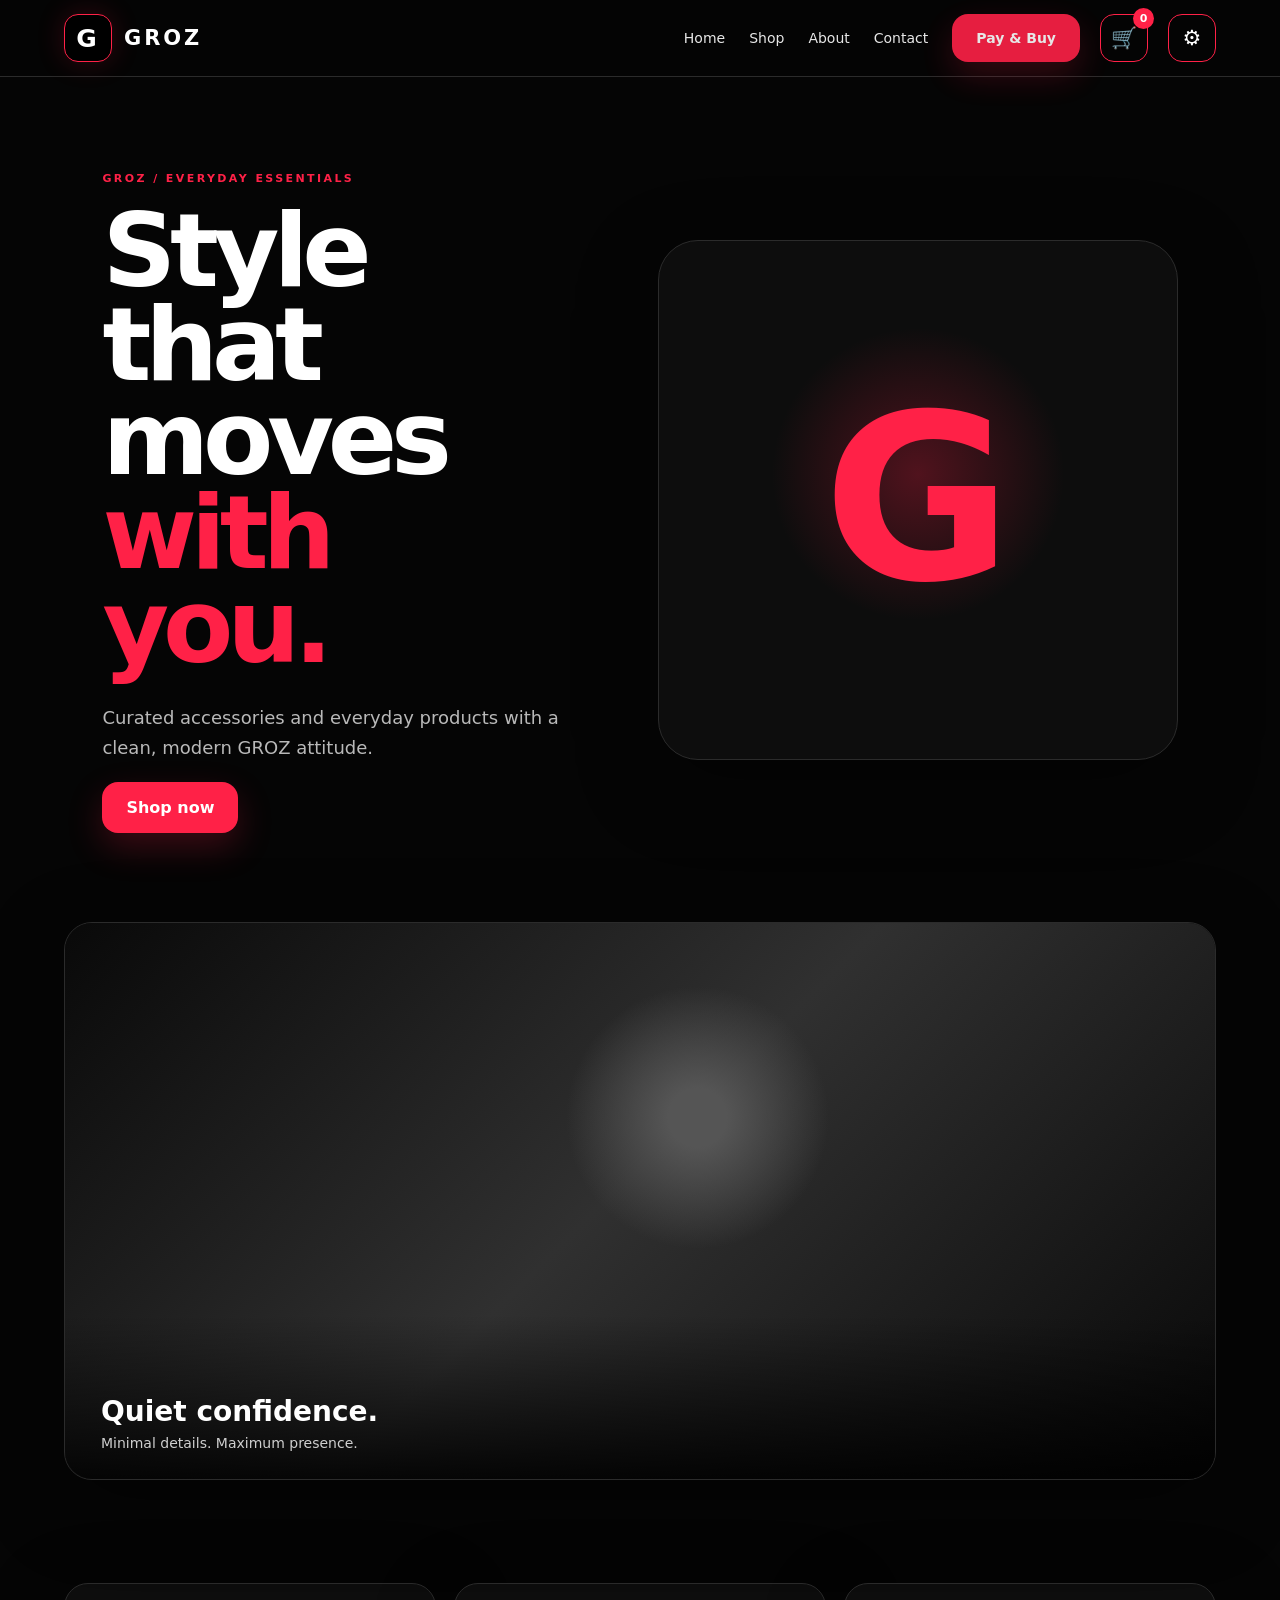
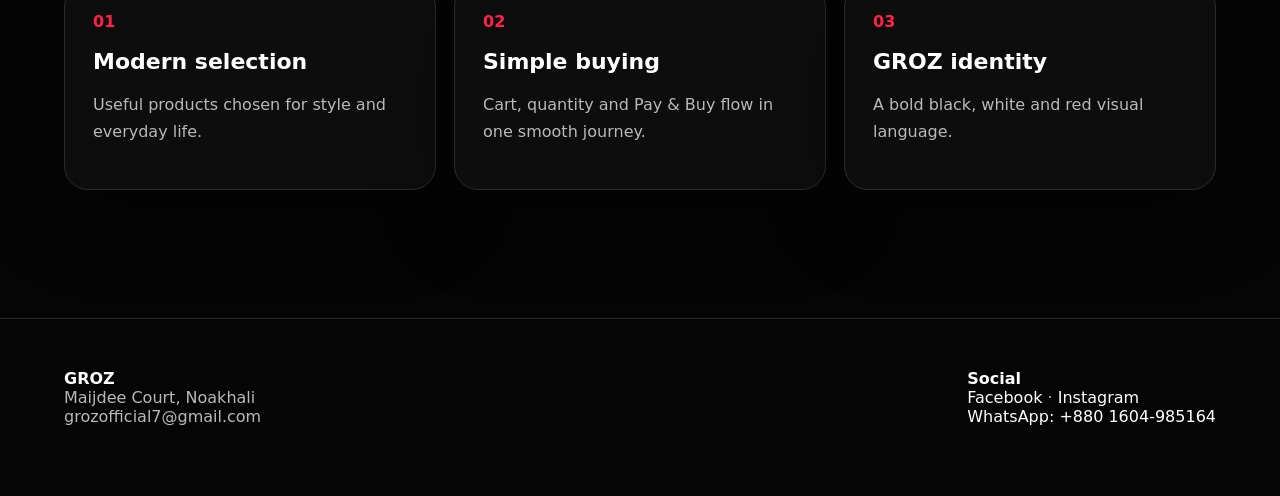
<file: index.html>
<!doctype html>
<html lang="en">
<head>
<meta charset="utf-8"><meta name="viewport" content="width=device-width,initial-scale=1">
<title>GROZ — Modern Accessories</title>
<meta name="description" content="GROZ — modern accessories and everyday products.">
<link rel="stylesheet" href="assets/style.css">
</head>
<body data-page="home">
<div id="site-header"></div>
<main>
<section class="hero">
  <div class="hero-copy">
    <span class="eyebrow" data-i18n="homeEyebrow">GROZ / EVERYDAY ESSENTIALS</span>
    <h1 data-i18n="homeTitle">Style that moves<br><b>with you.</b></h1>
    <p data-i18n="homeText">Curated accessories and everyday products with a clean, modern GROZ attitude.</p>
    <a class="btn" href="shop.html" data-i18n="shopNow">Shop now</a>
  </div>
  <div class="hero-mark" aria-hidden="true">G</div>
</section>

<section class="slideshow">
  <div class="slide active"><div class="slide-art art-1"></div><div class="slide-caption"><b>Quiet confidence.</b><span>Minimal details. Maximum presence.</span></div></div>
  <div class="slide"><div class="slide-art art-2"></div><div class="slide-caption"><b>Made for the everyday.</b><span>Accessories that fit your rhythm.</span></div></div>
  <div class="slide"><div class="slide-art art-3"></div><div class="slide-caption"><b>Black. White. Red.</b><span>GROZ keeps it sharp.</span></div></div>
  <div class="slide"><div class="slide-art art-4"></div><div class="slide-caption"><b>Details matter.</b><span>Small choices. Strong identity.</span></div></div>
</section>

<section class="feature-grid">
  <article><span>01</span><h2 data-i18n="feature1">Modern selection</h2><p data-i18n="feature1Text">Useful products chosen for style and everyday life.</p></article>
  <article><span>02</span><h2 data-i18n="feature2">Simple buying</h2><p data-i18n="feature2Text">Cart, quantity and Pay & Buy flow in one smooth journey.</p></article>
  <article><span>03</span><h2 data-i18n="feature3">GROZ identity</h2><p data-i18n="feature3Text">A bold black, white and red visual language.</p></article>
</section>
</main>
<div id="site-footer"></div>
<script src="assets/app.js"></script>
</body></html>
</file>
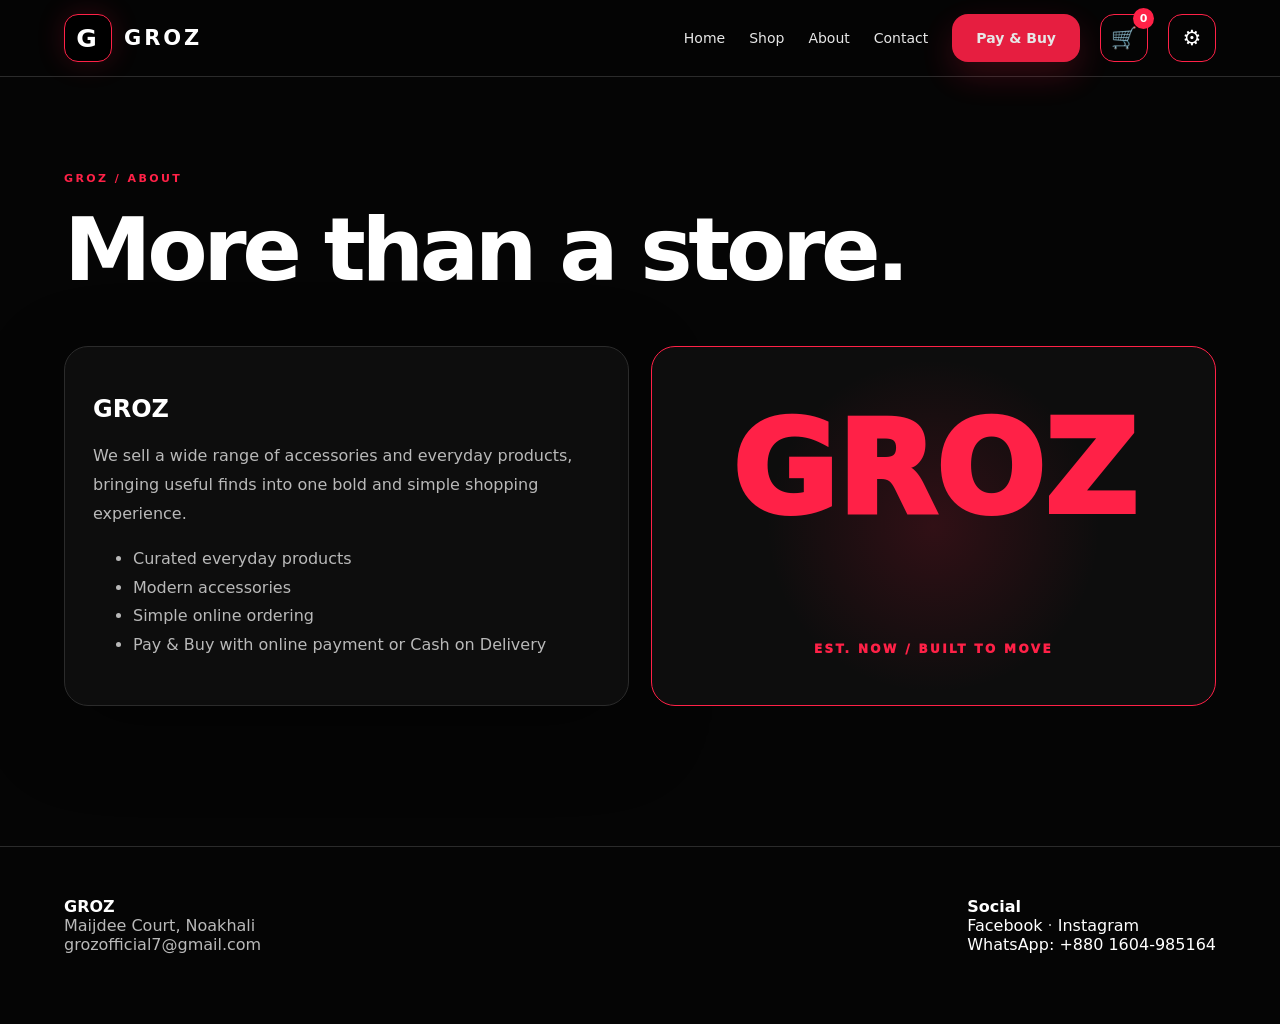
<file: about.html>
<!doctype html><html lang="en"><head>
<meta charset="utf-8"><meta name="viewport" content="width=device-width,initial-scale=1"><title>About — GROZ</title><link rel="stylesheet" href="assets/style.css"></head>
<body data-page="about"><div id="site-header"></div><main class="page">
<header class="page-head"><span class="eyebrow">GROZ / ABOUT</span><h1 data-i18n="aboutTitle">More than a store.</h1></header>
<section class="about-grid"><article class="panel"><h2>GROZ</h2><p data-i18n="aboutText">We sell a wide range of accessories and everyday products, bringing useful finds into one bold and simple shopping experience.</p><ul><li>Curated everyday products</li><li>Modern accessories</li><li>Simple online ordering</li><li>Pay & Buy with online payment or Cash on Delivery</li></ul></article><div class="about-stamp">GROZ<br><small>EST. NOW / BUILT TO MOVE</small></div></section>
</main><div id="site-footer"></div><script src="assets/app.js"></script></body></html>
</file>
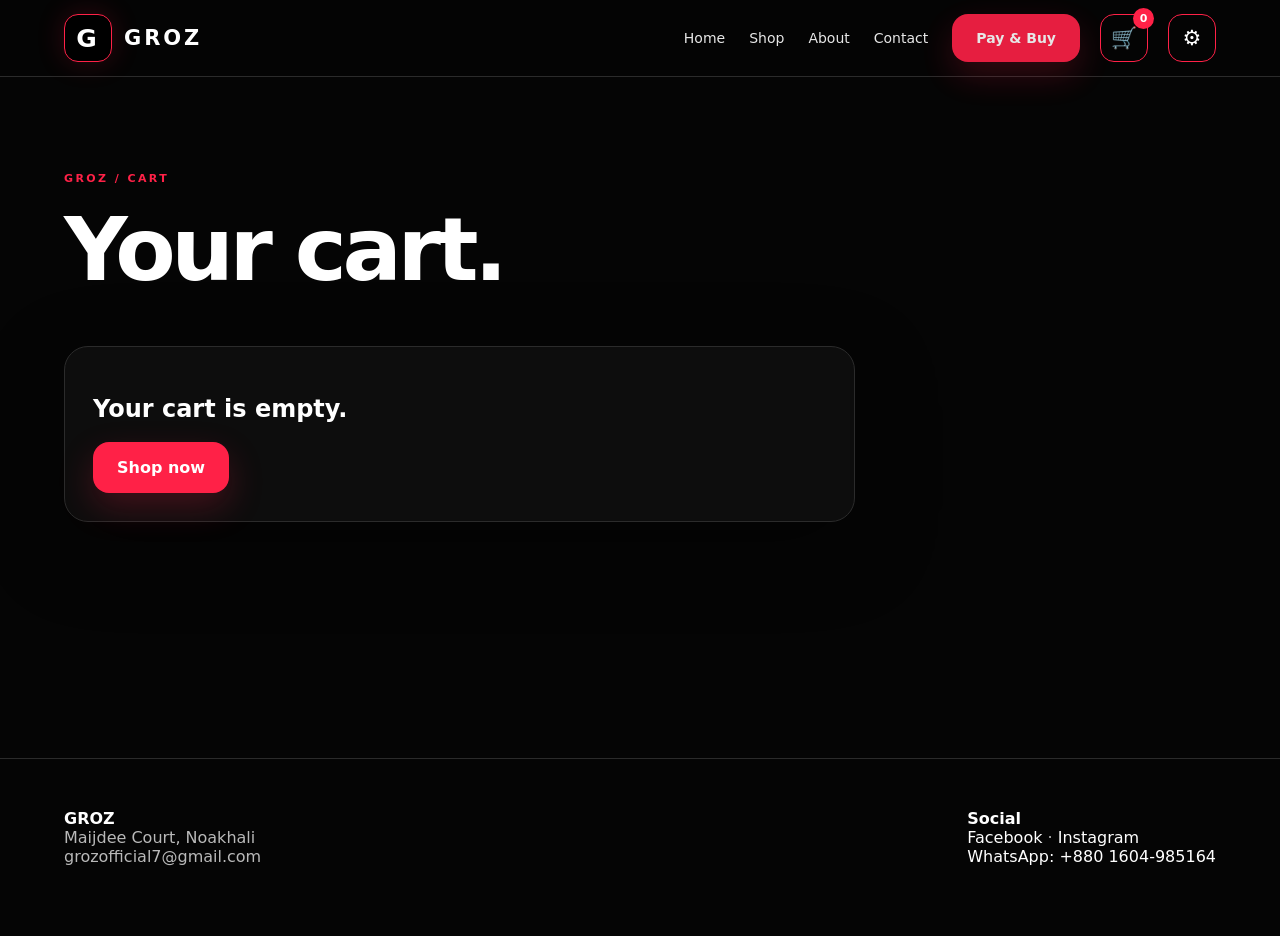
<file: cart.html>
<!doctype html><html lang="en"><head>
<meta charset="utf-8"><meta name="viewport" content="width=device-width,initial-scale=1">
<title>Cart — GROZ</title><link rel="stylesheet" href="assets/style.css"></head>
<body data-page="cart"><div id="site-header"></div>
<main class="page"><header class="page-head"><span class="eyebrow">GROZ / CART</span><h1 data-i18n="cartTitle">Your cart.</h1></header>
<section id="cart-root" class="cart-layout"></section></main>
<div id="site-footer"></div><script src="assets/app.js"></script></body></html>
</file>
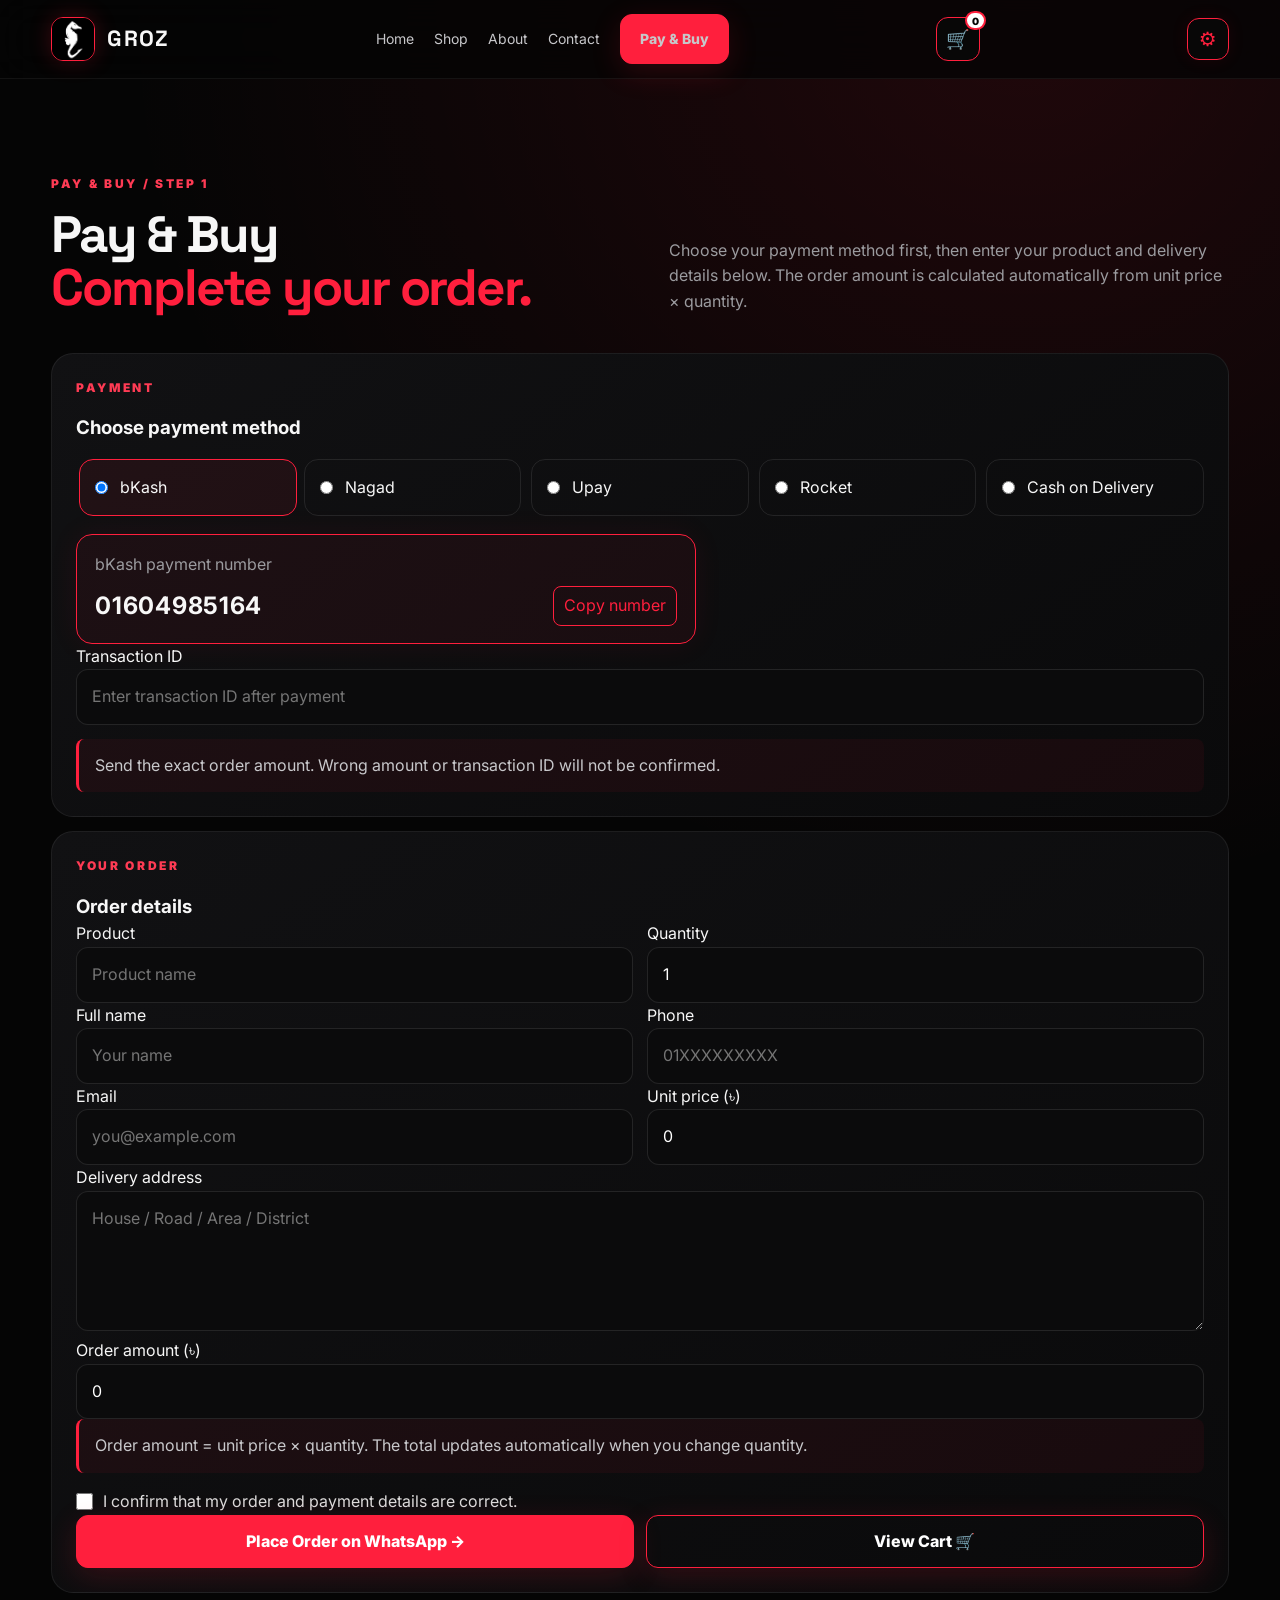
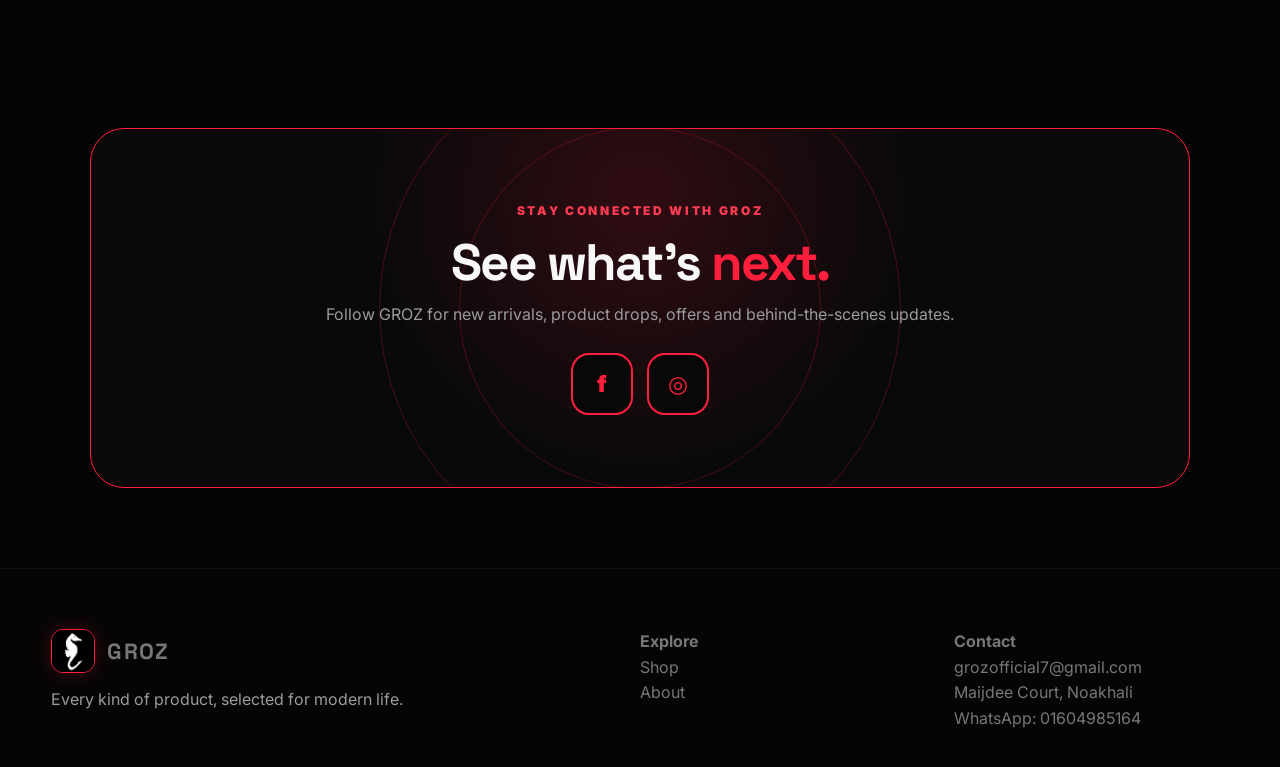
<file: checkout.html>
<!doctype html><html lang="en"><head><meta charset="utf-8"><meta name="viewport" content="width=device-width,initial-scale=1"><meta name="theme-color" content="#050505"><title>Pay & Buy — GROZ</title><link rel="stylesheet" href="css/style.css"><meta name="description" content="Complete your GROZ order with payment choice, customer details and WhatsApp ordering."><meta name="keywords" content="GROZ Pay Buy, online shopping Bangladesh"><meta name="robots" content="index,follow,max-image-preview:large"><link rel="canonical" href="https://YOUR-DOMAIN.example/checkout.html"></head><body>
<header class="header"><div class="container nav"><a class="brand" href="index.html"><img src="assets/groz-logo.jpg" alt="GROZ logo"><span>GROZ</span></a><button class="menu">☰</button><nav class="navlinks"><a href="index.html">Home</a><a href="shop.html">Shop</a><a href="about.html">About</a><a href="contact.html">Contact</a><a class="btn" href="checkout.html" data-i18n="Pay & Buy">Pay & Buy</a></nav>
<a class="cart-link" href="cart.html" aria-label="Cart" title="Cart"><span class="cart-icon">🛒</span><span class="cart-count" id="cartCount">0</span></a>
<div class="settings-wrap">
  <button class="settings-btn" id="settingsBtn" type="button" aria-label="Settings" title="Settings">⚙</button>
  <div class="settings-panel" id="settingsPanel" aria-hidden="true">
    <div class="settings-title"><span data-i18n="Settings">Settings</span><button class="settings-close" id="settingsClose" type="button" aria-label="Close">×</button></div>
    <div class="settings-section">
      <div class="settings-label" data-i18n="Theme">Theme</div>
      <div class="theme-options">
        <button type="button" class="theme-choice" data-theme-choice="dark"><span class="theme-swatch swatch-dark"></span><span data-i18n="Dark">Dark</span></button>
        <button type="button" class="theme-choice" data-theme-choice="white"><span class="theme-swatch swatch-white"></span><span data-i18n="White">White</span></button>
        <button type="button" class="theme-choice" data-theme-choice="bright"><span class="theme-swatch swatch-bright"></span><span data-i18n="Bright">Bright</span></button>
      </div>
    </div>
    <div class="settings-section">
      <div class="settings-label" data-i18n="Language">Language</div>
      <div class="language-options">
        <button type="button" class="language-choice" data-lang-choice="en">English</button>
        <button type="button" class="language-choice" data-lang-choice="bn">বাংলা</button>
      </div>
    </div>
    <div class="settings-hint" data-i18n="Your choices are saved automatically.">Your choices are saved automatically.</div>
  </div>
</div>
</div></header>
<main><section class="section"><div class="container">
<div class="section-head reveal"><div><div class="kicker" data-i18n="Pay & Buy / Step 1">Pay & Buy / Step 1</div><h2><span data-i18n="Pay & Buy">Pay & Buy</span><br><span class="red" data-i18n="Complete your order.">Complete your order.</span></h2></div><p data-i18n="Choose your payment method first, then enter your product and delivery details below. The order amount is calculated automatically from unit price × quantity.">Choose your payment method first, then enter your product and delivery details below. The order amount is calculated automatically from unit price × quantity.</p></div>
<form id="checkoutForm" class="form reveal">
<section class="card pay-buy-payment"><div class="kicker" data-i18n="Payment">Payment</div><h3 data-i18n="Choose payment method">Choose payment method</h3>
<div class="payment-selector payment-options"><label class="payment-option"><input type="radio" name="payment" value="bKash" checked> <span>bKash</span></label><label class="payment-option"><input type="radio" name="payment" value="Nagad"> <span>Nagad</span></label><label class="payment-option"><input type="radio" name="payment" value="Upay"> <span>Upay</span></label><label class="payment-option"><input type="radio" name="payment" value="Rocket"> <span>Rocket</span></label><label class="payment-option"><input type="radio" name="payment" value="cod"> <span data-i18n="Cash on Delivery">Cash on Delivery</span></label></div>
<div id="paymentNumberBox" class="selected-payment"><span class="muted" id="paymentNumberLabel">bKash payment number</span><div class="number-line"><strong id="paymentNumber">01604985164</strong><button type="button" class="copy" id="copyPaymentNumber" data-i18n="Copy number">Copy number</button></div></div>
<div id="codNote" class="notice hidden" data-i18n="Cash on Delivery selected. No transaction ID is required.">Cash on Delivery selected. No transaction ID is required.</div>
<div id="onlinePaymentFields"><label>Transaction ID<input name="transaction_id" id="transactionId" placeholder="Enter transaction ID after payment"></label><div class="notice" style="margin-top:14px" data-i18n="Send the exact order amount. Wrong amount or transaction ID will not be confirmed.">Send the <b>exact order amount</b>. Wrong amount or transaction ID will not be confirmed.</div></div>
</section>
<section class="card"><div class="kicker" data-i18n="Your order">Your order</div><h3 data-i18n="Order details">Order details</h3>
<div class="form-row"><label>Product<input name="product" id="product" placeholder="Product name" required></label><label>Quantity<input name="quantity" id="quantity" type="number" min="1" value="1" required></label></div>
<div class="form-row"><label>Full name<input name="name" required placeholder="Your name"></label><label>Phone<input name="phone" required placeholder="01XXXXXXXXX"></label></div>
<div class="form-row"><label>Email<input name="email" type="email" required placeholder="you@example.com"></label><label>Unit price (৳)<input id="unitPrice" type="number" min="0" readonly placeholder="0"></label></div>
<label>Delivery address<textarea name="address" required placeholder="House / Road / Area / District"></textarea></label>
<label>Order amount (৳)<input name="amount" id="amount" type="number" min="0" readonly required placeholder="0"></label>
<div class="notice" data-i18n="Order amount = unit price × quantity. The total updates automatically when you change quantity.">Order amount = unit price × quantity. The total updates automatically when you change quantity.</div>
<label class="checkline"><input type="checkbox" id="confirmDetails" required> <span data-i18n="I confirm that my order and payment details are correct.">I confirm that my order and payment details are correct.</span></label>
<div class="checkout-actions"><button class="btn" type="submit" data-i18n="Place Order on WhatsApp →">Place Order on WhatsApp →</button><a class="btn ghost" href="cart.html" data-i18n="View Cart 🛒">View Cart 🛒</a></div>
</section></form></div></section></main>
<section class="social-outro reveal"><div class="social-content"><div class="kicker">Stay connected with GROZ</div><h2>See what's <span class="red">next.</span></h2><p>Follow GROZ for new arrivals, product drops, offers and behind-the-scenes updates.</p><div class="socials"><a class="social-btn" data-social="facebook" href="#" target="_blank" rel="noopener">f</a><a class="social-btn" data-social="instagram" href="#" target="_blank" rel="noopener">◎</a></div></div></section>
<footer class="footer"><div class="container footer-grid"><div><div class="brand"><img src="assets/groz-logo.jpg" alt="GROZ"><span>GROZ</span></div><p class="muted" style="margin-top:14px">Every kind of product, selected for modern life.</p></div><div><b>Explore</b><p><a href="shop.html">Shop</a></p><p><a href="about.html">About</a></p><p></p></div><div><b>Contact</b><p>grozofficial7@gmail.com</p><p>Maijdee Court, Noakhali</p><p>WhatsApp: 01604985164</p></div></div></footer>
<div class="toast"></div><script src="js/app.js"></script></body></html>
</file>
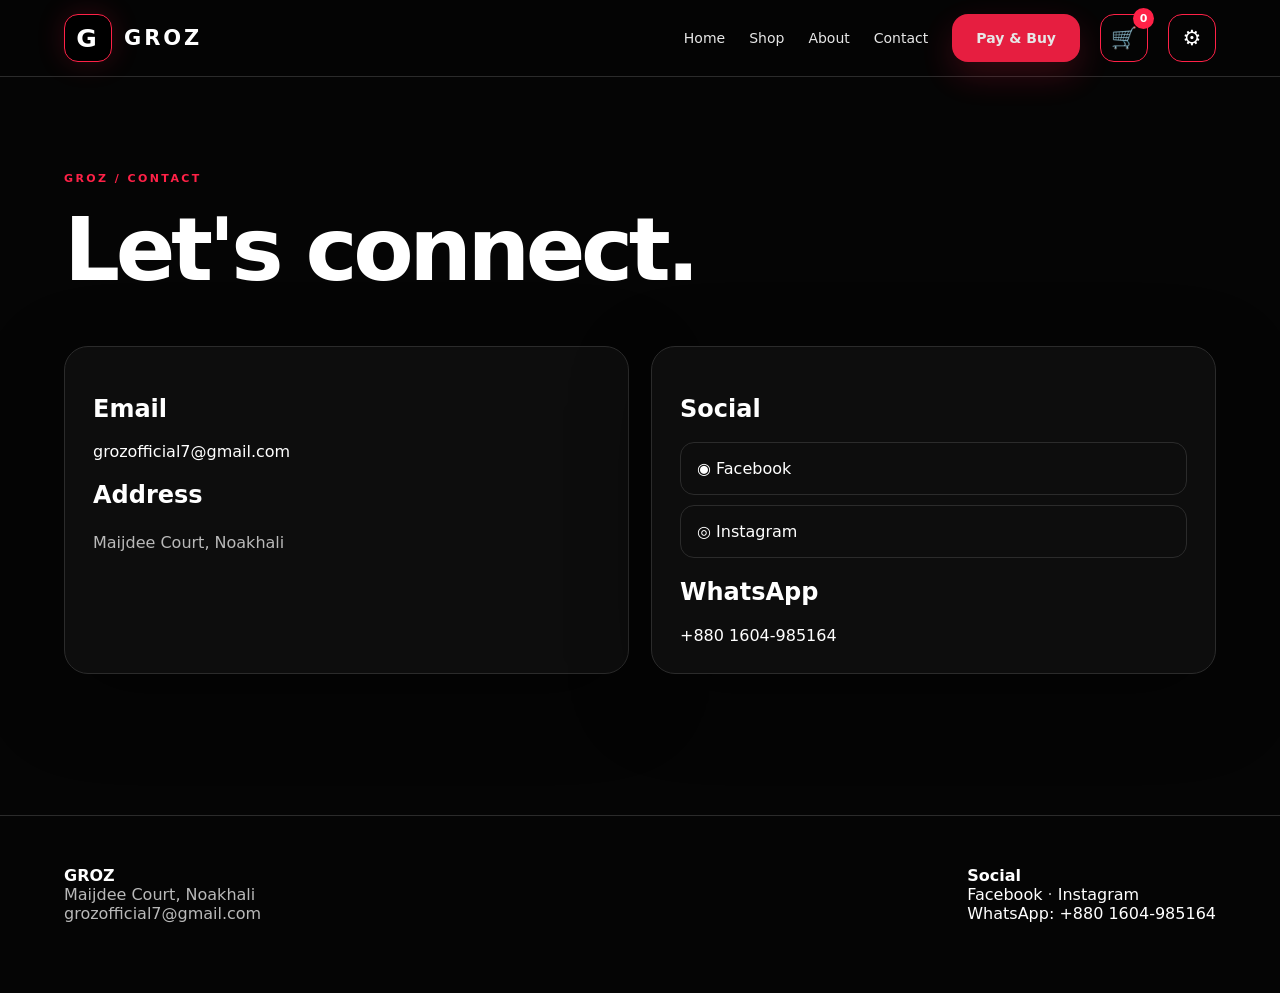
<file: contact.html>
<!doctype html><html lang="en"><head>
<meta charset="utf-8"><meta name="viewport" content="width=device-width,initial-scale=1"><title>Contact — GROZ</title><link rel="stylesheet" href="assets/style.css"></head>
<body data-page="contact"><div id="site-header"></div><main class="page">
<header class="page-head"><span class="eyebrow">GROZ / CONTACT</span><h1 data-i18n="contactTitle">Let's connect.</h1></header>
<section class="contact-grid"><div class="panel"><h2>Email</h2><a href="mailto:grozofficial7@gmail.com">grozofficial7@gmail.com</a><h2>Address</h2><p>Maijdee Court, Noakhali</p></div>
<div class="panel"><h2>Social</h2><a class="social" href="https://www.facebook.com/share/1FCKwXKCGo/" target="_blank" rel="noopener">◉ Facebook</a><a class="social" href="https://www.instagram.com/grozofficial?stkn=bzB4NHc2YzhkZnEx" target="_blank" rel="noopener">◎ Instagram</a><h2>WhatsApp</h2><a href="https://wa.me/8801604985164" target="_blank">+880 1604-985164</a></div></section>
</main><div id="site-footer"></div><script src="assets/app.js"></script></body></html>
</file>
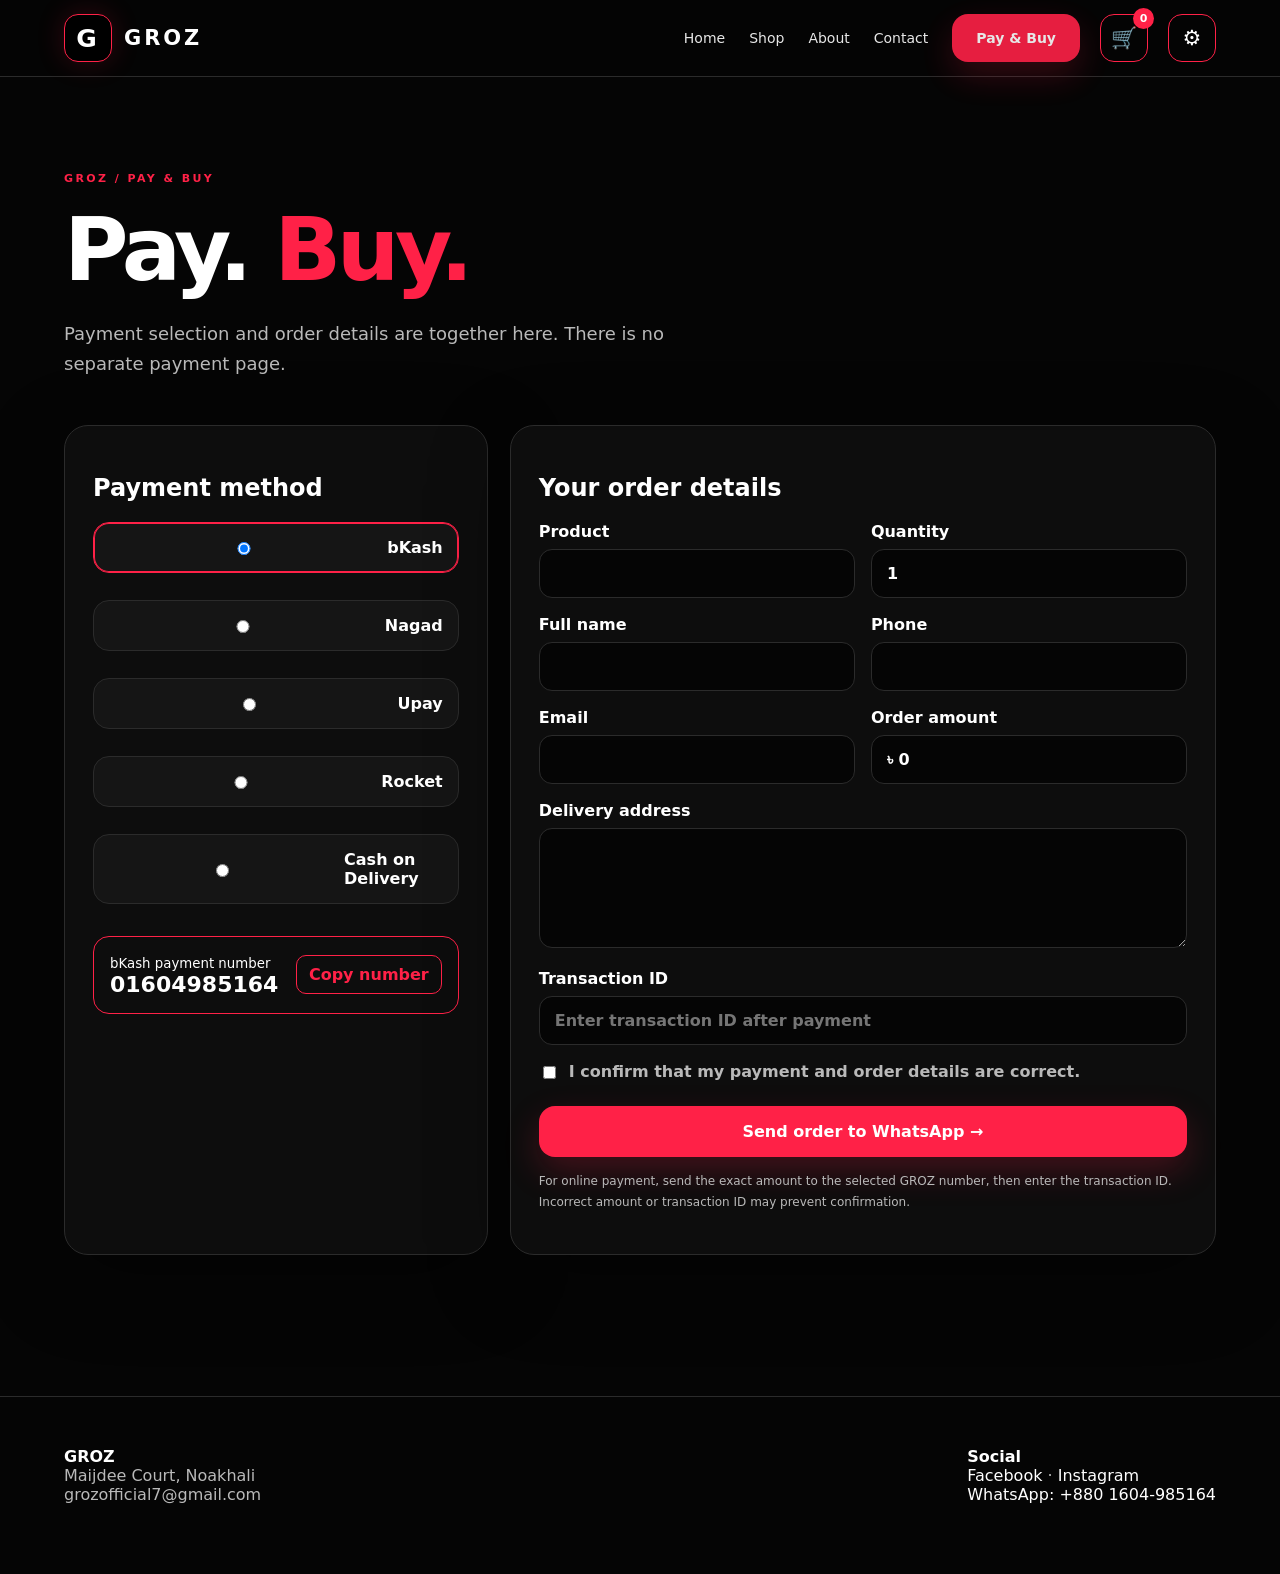
<file: pay-buy.html>
<!doctype html><html lang="en"><head>
<meta charset="utf-8"><meta name="viewport" content="width=device-width,initial-scale=1">
<title>Pay & Buy — GROZ</title><link rel="stylesheet" href="assets/style.css"></head>
<body data-page="pay"><div id="site-header"></div>
<main class="page"><header class="page-head"><span class="eyebrow">GROZ / PAY & BUY</span><h1><span data-i18n="payTitle">Pay.</span> <b data-i18n="buyTitle">Buy.</b></h1><p data-i18n="payText">Payment selection and order details are together here. There is no separate payment page.</p></header>
<section class="pay-grid">
  <div class="panel">
    <h2 data-i18n="paymentMethod">Payment method</h2>
    <div id="payment-methods" class="payment-methods"></div>
    <div id="payment-number" class="payment-number hidden"></div>
    <div id="cod-note" class="notice hidden" data-i18n="codNote">Cash on Delivery selected. Transaction ID is not required.</div>
  </div>
  <div class="panel">
    <h2 data-i18n="orderDetails">Your order details</h2>
    <form id="order-form">
      <div class="form-grid">
        <label><span data-i18n="product">Product</span><input id="order-product" required></label>
        <label><span data-i18n="quantity">Quantity</span><input id="order-qty" type="number" min="1" value="1" required></label>
        <label><span data-i18n="fullName">Full name</span><input id="customer-name" required></label>
        <label><span data-i18n="phone">Phone</span><input id="customer-phone" required></label>
        <label><span data-i18n="email">Email</span><input id="customer-email" type="email"></label>
        <label><span data-i18n="amount">Order amount</span><input id="order-amount" readonly></label>
      </div>
      <label><span data-i18n="address">Delivery address</span><textarea id="customer-address" required></textarea></label>
      <label id="tx-wrap"><span data-i18n="transaction">Transaction ID</span><input id="transaction-id" placeholder="Enter transaction ID after payment"></label>
      <label class="check"><input id="confirm" type="checkbox" required><span data-i18n="confirm">I confirm that my payment and order details are correct.</span></label>
      <button class="btn wide" type="submit" data-i18n="sendWhatsApp">Send order to WhatsApp →</button>
      <p class="small-note" data-i18n="paymentWarning">For online payment, send the exact amount to the selected GROZ number, then enter the transaction ID. Incorrect amount or transaction ID may prevent confirmation.</p>
    </form>
  </div>
</section>
</main><div id="site-footer"></div><script src="assets/app.js"></script></body></html>
</file>
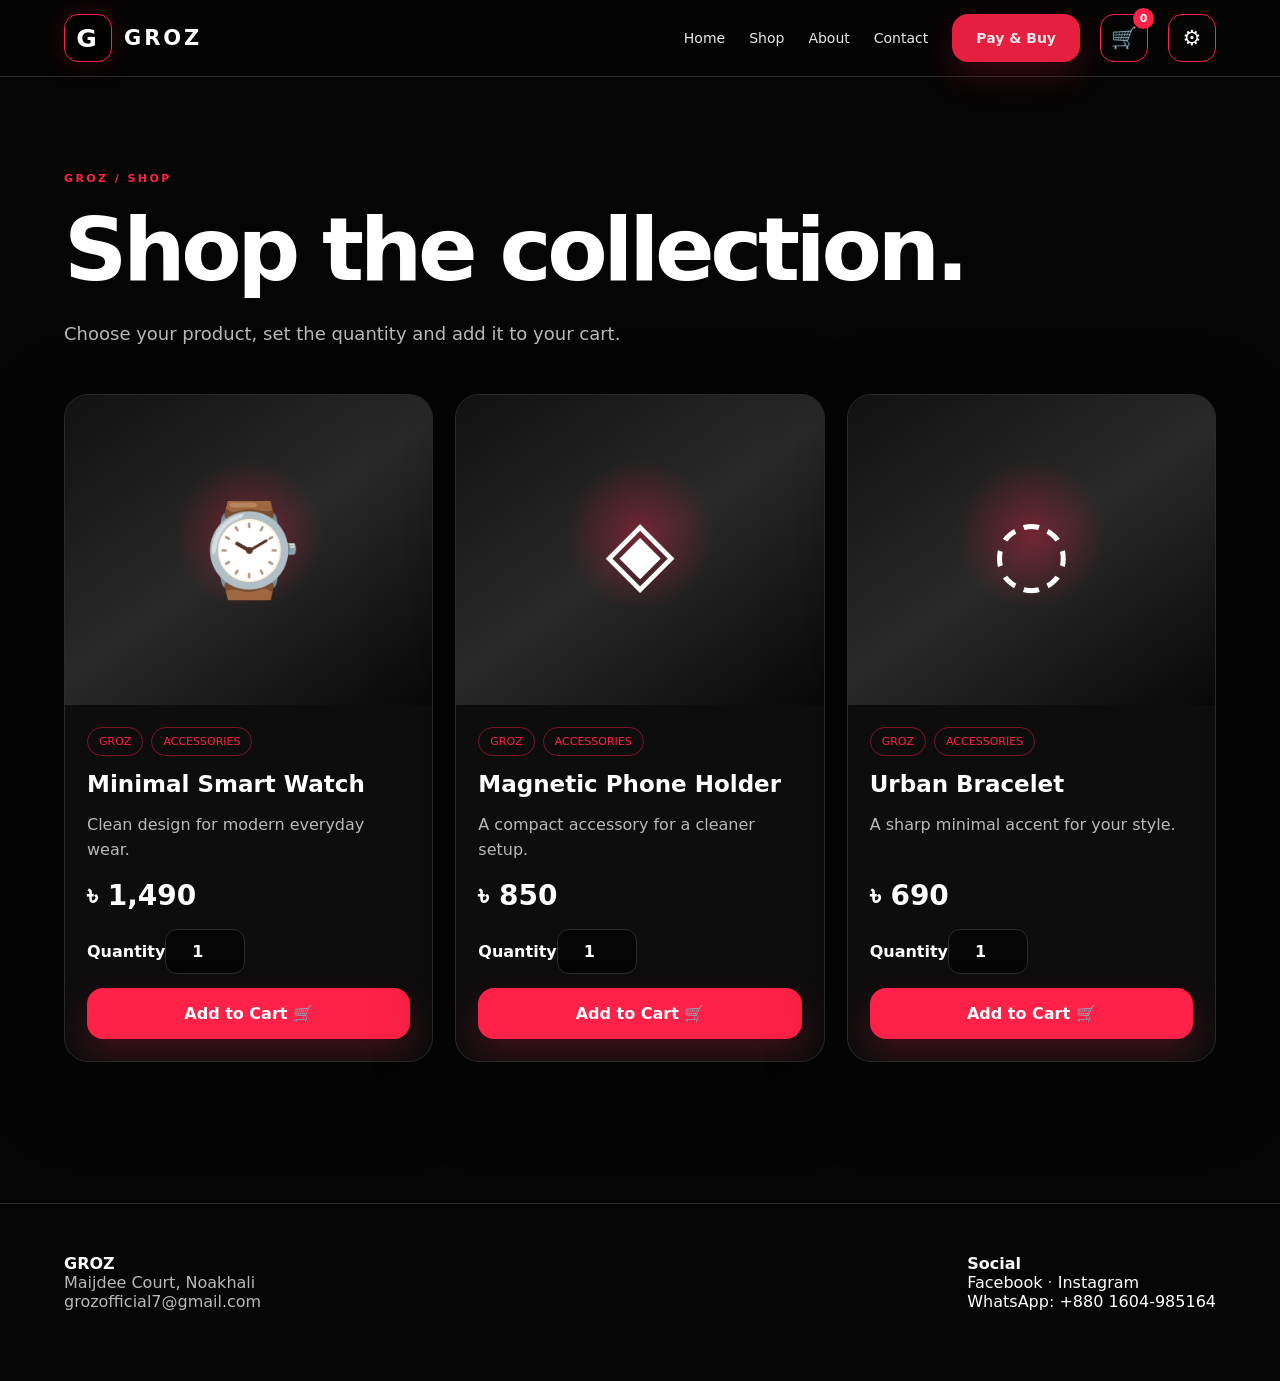
<file: shop.html>
<!doctype html><html lang="en"><head>
<meta charset="utf-8"><meta name="viewport" content="width=device-width,initial-scale=1">
<title>Shop — GROZ</title><link rel="stylesheet" href="assets/style.css"></head>
<body data-page="shop"><div id="site-header"></div>
<main class="page">
<header class="page-head"><span class="eyebrow">GROZ / SHOP</span><h1 data-i18n="shopTitle">Shop the collection.</h1><p data-i18n="shopText">Choose your product, set the quantity and add it to your cart.</p></header>
<section id="product-grid" class="product-grid"></section>
</main><div id="site-footer"></div><script src="assets/app.js"></script></body></html>
</file>
<file: assets/style.css>
:root{
--bg:#050505;--surface:#0d0d0d;--surface2:#151515;--text:#fff;--muted:#b9b9b9;--line:#2b2b2b;--red:#ff2147;--red2:#ff4b68;--shadow:0 24px 80px rgba(0,0,0,.38);
}
html[data-theme="bright"]{
--bg:#fff;--surface:#f7f7f7;--surface2:#ededed;--text:#080808;--muted:#4b4b4b;--line:#d2d2d2;--shadow:0 24px 80px rgba(0,0,0,.12);
}
*{box-sizing:border-box}html{scroll-behavior:smooth}body{margin:0;background:var(--bg);color:var(--text);font-family:Inter,system-ui,-apple-system,BlinkMacSystemFont,"Segoe UI",sans-serif;transition:background .35s ease,color .35s ease}
a{color:var(--text);text-decoration:none}button,input,textarea{font:inherit;color:var(--text)}button{cursor:pointer}
.header{position:sticky;top:0;z-index:50;display:flex;align-items:center;gap:20px;padding:14px 5vw;border-bottom:1px solid var(--line);background:color-mix(in srgb,var(--bg) 88%,transparent);backdrop-filter:blur(18px)}
.brand{display:flex;align-items:center;gap:12px;font-weight:900;letter-spacing:.14em;font-size:21px;margin-right:auto}.brand-mark{width:48px;height:48px;border:1.5px solid var(--red);border-radius:14px;display:grid;place-items:center;background:#000;color:#fff;font-weight:900;font-size:25px;box-shadow:0 0 28px rgba(255,33,71,.18)}
.nav{display:flex;gap:24px;align-items:center}.nav a{font-size:14px;color:var(--text);opacity:.9}.nav a:hover{color:var(--red)}
.icon-btn{width:48px;height:48px;border:1px solid var(--red);border-radius:14px;background:transparent;display:grid;place-items:center;color:var(--text);font-size:21px;position:relative}.cart-count{position:absolute;right:-7px;top:-7px;background:var(--red);color:#fff;border-radius:999px;min-width:21px;height:21px;display:grid;place-items:center;font-size:11px;font-weight:800}.menu{display:none}
main{min-height:70vh}.hero{min-height:78vh;display:grid;grid-template-columns:1.05fr .95fr;align-items:center;padding:7vw 8vw;gap:6vw;overflow:hidden}.hero-copy{max-width:700px}.eyebrow{font-size:11px;letter-spacing:.22em;color:var(--red);font-weight:800}.hero h1{font-size:clamp(50px,8vw,110px);line-height:.92;margin:18px 0 28px;letter-spacing:-.06em}.hero h1 b,.page-head h1 b{color:var(--red)}.hero p,.page-head p{font-size:18px;line-height:1.7;color:var(--muted);max-width:600px}.hero-mark{height:min(520px,70vw);aspect-ratio:1;border-radius:40px;border:1px solid var(--line);background:radial-gradient(circle at 50% 45%,rgba(255,33,71,.28),transparent 38%),var(--surface);display:grid;place-items:center;font-size:min(28vw,230px);font-weight:900;color:var(--red);animation:float 5s ease-in-out infinite;box-shadow:var(--shadow)}
.btn{display:inline-flex;justify-content:center;align-items:center;border:0;background:var(--red);color:#fff;padding:16px 24px;border-radius:16px;font-weight:850;box-shadow:0 14px 35px rgba(255,33,71,.22);transition:transform .2s,box-shadow .2s}.btn:hover{transform:translateY(-2px);box-shadow:0 18px 45px rgba(255,33,71,.3)}.wide{width:100%}
.slideshow{width:min(1180px,90vw);margin:0 auto 8vw;position:relative;height:62vh;min-height:430px;border-radius:28px;overflow:hidden;background:var(--surface);border:1px solid var(--line);box-shadow:var(--shadow)}.slide{position:absolute;inset:0;opacity:0;transition:opacity 1.2s ease}.slide.active{opacity:1}.slide-art{position:absolute;inset:0;background-size:cover;background-position:center}.art-1{background:radial-gradient(circle at 55% 35%,#555 0 4%,transparent 18%),linear-gradient(135deg,#090909,#303030 48%,#080808)}.art-2{background:radial-gradient(circle at 25% 45%,#777 0 5%,transparent 17%),linear-gradient(120deg,#050505,#222,#070707)}.art-3{background:radial-gradient(circle at 70% 30%,#eee 0 2%,transparent 13%),linear-gradient(135deg,#000,#171717 55%,#4a101d)}.art-4{background:radial-gradient(circle at 50% 55%,#777 0 6%,transparent 20%),linear-gradient(135deg,#181818,#030303)}.slide-caption{position:absolute;left:0;right:0;bottom:0;padding:80px 36px 28px;background:linear-gradient(transparent,rgba(0,0,0,.88));color:#fff;display:flex;flex-direction:column;gap:7px}.slide-caption b{font-size:28px}.slide-caption span{font-size:14px;opacity:.8}
.feature-grid{width:min(1180px,90vw);margin:0 auto 10vw;display:grid;grid-template-columns:repeat(3,1fr);gap:18px}.feature-grid article,.panel{background:var(--surface);border:1px solid var(--line);border-radius:24px;padding:28px;box-shadow:var(--shadow);transition:background .35s,color .35s,border-color .35s}.feature-grid span{color:var(--red);font-weight:900}.feature-grid h2{font-size:22px}.feature-grid p{color:var(--muted);line-height:1.65}
.page{width:min(1180px,90vw);margin:0 auto;padding:7vw 0}.page-head{margin-bottom:45px}.page-head h1{font-size:clamp(46px,7vw,88px);letter-spacing:-.05em;margin:12px 0}.product-grid{display:grid;grid-template-columns:repeat(3,1fr);gap:22px}.product{overflow:hidden;border:1px solid var(--line);border-radius:24px;background:var(--surface);box-shadow:var(--shadow)}.product-img{height:310px;background:radial-gradient(circle at 50% 45%,rgba(255,33,71,.35),transparent 30%),linear-gradient(145deg,#111,#292929,#080808);display:grid;place-items:center;font-size:90px;color:#fff}.product-body{padding:22px}.tags{display:flex;gap:8px;flex-wrap:wrap}.tag{border:1px solid rgba(255,33,71,.45);color:var(--red);border-radius:999px;padding:7px 11px;font-size:11px}.product h2{font-size:23px;margin:15px 0 8px}.product p{color:var(--muted);line-height:1.55;min-height:50px}.price{font-size:28px;font-weight:900;margin:16px 0}.qty{display:flex;align-items:center;gap:10px;margin-bottom:14px}.qty input{width:80px;padding:12px;border:1px solid var(--line);border-radius:12px;background:var(--bg);text-align:center}
.cart-layout{display:grid;grid-template-columns:1.4fr .6fr;gap:22px}.cart-item{display:grid;grid-template-columns:90px 1fr auto;gap:18px;align-items:center;padding:18px 0;border-bottom:1px solid var(--line)}.cart-thumb{width:90px;height:90px;border-radius:16px;background:linear-gradient(145deg,#111,#292929);display:grid;place-items:center;color:#fff;font-size:30px}.cart-actions{display:flex;gap:8px;align-items:center}.mini{padding:8px 11px;border:1px solid var(--line);border-radius:10px;background:var(--surface2)}
.pay-grid{display:grid;grid-template-columns:.75fr 1.25fr;gap:22px}.payment-methods{display:grid;gap:10px;margin-top:18px}.pay-option{border:1px solid var(--line);border-radius:16px;padding:15px;background:var(--surface2);display:flex;gap:10px;align-items:center}.pay-option.selected{border-color:var(--red);box-shadow:0 0 0 1px var(--red) inset}.payment-number{margin-top:15px;border:1px solid var(--red);border-radius:16px;padding:16px;display:flex;align-items:center;justify-content:space-between;gap:12px}.payment-number strong{font-size:22px}.copy{background:transparent;border:1px solid var(--red);border-radius:10px;padding:9px 12px;color:var(--red);font-weight:800}.hidden{display:none!important}.notice{margin-top:15px;border-left:3px solid var(--red);background:var(--surface2);padding:13px;border-radius:10px;color:var(--muted)}
label{display:block;margin:0 0 17px;font-weight:750}label>span{display:block;margin-bottom:8px}input,textarea{width:100%;padding:14px 15px;background:var(--bg);border:1px solid var(--line);border-radius:13px;outline:none;transition:border .2s,background .35s,color .35s}input:focus,textarea:focus{border-color:var(--red)}textarea{min-height:120px;resize:vertical}.form-grid{display:grid;grid-template-columns:1fr 1fr;gap:0 16px}.check{display:flex;gap:10px;align-items:flex-start;color:var(--muted)}.check input{width:auto;margin-top:4px}.small-note{color:var(--muted);font-size:12px;line-height:1.6;margin-top:14px}
.about-grid,.contact-grid{display:grid;grid-template-columns:1fr 1fr;gap:22px}.panel p,.panel li{color:var(--muted);line-height:1.8}.about-stamp{min-height:360px;border:1px solid var(--red);border-radius:24px;display:grid;place-items:center;text-align:center;font-size:clamp(60px,10vw,130px);font-weight:950;color:var(--red);background:radial-gradient(circle,rgba(255,33,71,.15),transparent 50%),var(--surface)}.about-stamp small{font-size:12px;letter-spacing:.2em}.social{display:block;padding:16px;border:1px solid var(--line);border-radius:14px;margin:10px 0;color:var(--text)}
.footer{border-top:1px solid var(--line);padding:50px 5vw 70px;margin-top:4vw;display:flex;justify-content:space-between;gap:25px;color:var(--muted)}.footer b{color:var(--text)}
.settings-overlay{position:fixed;inset:0;background:rgba(0,0,0,.58);backdrop-filter:blur(8px);z-index:100;display:grid;place-items:center;padding:20px}.settings-modal{width:min(520px,94vw);background:var(--surface);color:var(--text);border:1px solid var(--red);border-radius:26px;padding:28px;box-shadow:0 30px 100px rgba(0,0,0,.5);animation:pop .22s ease}.settings-top{display:flex;justify-content:space-between;align-items:center}.settings-top h2{margin:0}.close{border:0;background:transparent;color:var(--text);font-size:28px}.setting-label{color:var(--muted);margin:26px 0 12px}.choices{display:grid;grid-template-columns:1fr 1fr;gap:12px}.choice{border:1px solid var(--line);background:var(--surface2);color:var(--text);border-radius:15px;padding:16px;font-weight:800}.choice.active{border-color:var(--red);box-shadow:0 0 0 1px var(--red) inset}.theme-dot{display:block;width:34px;height:22px;border-radius:8px;border:1px solid var(--line);margin:0 auto 8px}.dark-dot{background:#000}.bright-dot{background:#fff}.settings-note{color:var(--muted);font-size:12px;margin-top:22px}
@keyframes float{50%{transform:translateY(-10px) rotate(.8deg)}}@keyframes pop{from{opacity:0;transform:scale(.96)}to{opacity:1;transform:scale(1)}}
@media(max-width:850px){.nav{display:none}.menu{display:grid}.hero{grid-template-columns:1fr;padding-top:50px}.hero-mark{width:100%;max-width:430px;justify-self:center}.feature-grid,.product-grid,.about-grid,.contact-grid,.pay-grid,.cart-layout{grid-template-columns:1fr}.slideshow{height:55vh}.form-grid{grid-template-columns:1fr}.footer{flex-direction:column}.header{padding:12px 18px}.brand{font-size:18px}.brand-mark{width:44px;height:44px}}
@media(prefers-reduced-motion:reduce){*{animation:none!important;transition:none!important}}
</file>
<file: css/style.css>
@import url('https://fonts.googleapis.com/css2?family=Inter:wght@400;500;600;700;800;900&family=Space+Grotesk:wght@500;600;700&display=swap');
:root{
  --bg:#050505; --panel:#0d0d0f; --panel2:#121214; --red:#ff1f3d; --red2:#ff3b54;
  --white:#f7f7f7; --muted:#9b9b9f; --line:rgba(255,31,61,.22);
  --shadow:0 25px 80px rgba(0,0,0,.45);
}
*{box-sizing:border-box;margin:0;padding:0}
html{scroll-behavior:smooth}
body{font-family:Inter,system-ui,sans-serif;background:radial-gradient(circle at 80% 0%,rgba(255,31,61,.11),transparent 35%),var(--bg);color:var(--white);line-height:1.6;overflow-x:hidden}
a{color:inherit;text-decoration:none}
button,input,textarea,select{font:inherit}
img{max-width:100%;display:block}
.container{width:min(1180px,92%);margin:auto}
.header{position:sticky;top:0;z-index:1000;background:rgba(5,5,5,.78);backdrop-filter:blur(18px);border-bottom:1px solid rgba(255,255,255,.06)}
.nav{height:78px;display:flex;align-items:center;justify-content:space-between;gap:24px}
.brand{display:flex;align-items:center;gap:12px;font-family:"Space Grotesk";font-weight:800;font-size:22px;letter-spacing:.06em}
.brand img{width:44px;height:44px;border-radius:12px;object-fit:cover;border:1px solid var(--red);box-shadow:0 0 22px rgba(255,31,61,.22)}
.navlinks{display:flex;gap:20px;align-items:center}
.navlinks a{color:#c7c7ca;font-size:14px;transition:.25s}
.navlinks a:hover,.navlinks a.active{color:#fff}
.navlinks a.active{position:relative}.navlinks a.active:after{content:"";position:absolute;left:0;right:0;bottom:-10px;height:2px;background:var(--red);box-shadow:0 0 12px var(--red)}
.menu{display:none;background:none;border:1px solid var(--line);color:#fff;border-radius:10px;padding:8px 10px}
.btn{display:inline-flex;align-items:center;justify-content:center;gap:9px;border:1px solid var(--red);background:var(--red);color:white;padding:13px 19px;border-radius:12px;font-weight:800;cursor:pointer;transition:.25s;box-shadow:0 8px 30px rgba(255,31,61,.16)}
.btn:hover{transform:translateY(-2px);box-shadow:0 15px 35px rgba(255,31,61,.25)}
.btn.ghost{background:transparent;color:#fff}
.hero{min-height:72vh;display:grid;place-items:center;padding:80px 0;position:relative}
.hero:before{content:"";position:absolute;width:520px;height:520px;background:rgba(255,31,61,.12);filter:blur(110px);border-radius:50%;top:0;right:-170px;pointer-events:none}
.hero-grid{display:grid;grid-template-columns:1.1fr .9fr;gap:70px;align-items:center}
.kicker{color:var(--red2);font-size:12px;font-weight:900;letter-spacing:.22em;text-transform:uppercase;margin-bottom:16px}
h1{font-family:"Space Grotesk";font-size:clamp(46px,7vw,88px);line-height:.96;letter-spacing:-.05em}
h2{font-family:"Space Grotesk";font-size:clamp(32px,4vw,54px);line-height:1.03;letter-spacing:-.04em}
.lead{color:#b6b6bb;font-size:18px;max-width:680px;margin:22px 0 30px}
.red{color:var(--red)}
.hero-art{min-height:470px;border:1px solid var(--line);border-radius:34px;background:linear-gradient(145deg,#111,#090909);display:grid;place-items:center;position:relative;overflow:hidden;box-shadow:var(--shadow);animation:float 6s ease-in-out infinite}
.hero-art img{width:min(390px,75%);filter:drop-shadow(0 25px 50px rgba(255,31,61,.12));transform:rotate(-4deg)}
.hero-art:after{content:"GROZ";position:absolute;bottom:25px;right:30px;color:rgba(255,255,255,.05);font-family:"Space Grotesk";font-size:110px;font-weight:900}
@keyframes float{50%{transform:translateY(-10px)}}
.section{padding:95px 0}
.section-head{display:flex;justify-content:space-between;gap:30px;align-items:end;margin-bottom:38px}
.section-head p{color:var(--muted);max-width:560px}
.grid{display:grid;grid-template-columns:repeat(3,1fr);gap:18px}
.card{background:linear-gradient(145deg,#111113,#0a0a0b);border:1px solid rgba(255,255,255,.07);border-radius:22px;padding:24px;transition:.3s;position:relative;overflow:hidden}
.card:hover{transform:translateY(-7px);border-color:var(--line);box-shadow:0 20px 55px rgba(0,0,0,.35)}
.product-img{height:240px;border-radius:16px;background:radial-gradient(circle at 50% 30%,rgba(255,31,61,.3),transparent 45%),linear-gradient(135deg,#19191c,#070708);display:grid;place-items:center;margin-bottom:18px}
.product-icon{font-size:82px;filter:drop-shadow(0 12px 25px rgba(255,31,61,.2))}
.price{font-size:20px;font-weight:900;margin:9px 0 16px}.muted{color:var(--muted)}
.tags{display:flex;gap:7px;flex-wrap:wrap}.tag{border:1px solid rgba(255,31,61,.25);color:#ff7184;border-radius:999px;padding:5px 9px;font-size:11px}
.feature-grid{display:grid;grid-template-columns:repeat(4,1fr);gap:14px}
.feature{padding:25px;border:1px solid rgba(255,255,255,.07);border-radius:18px;background:#0b0b0c}
.feature b{display:block;margin:12px 0 6px}.feature span{color:var(--muted);font-size:14px}
.iconbox{width:44px;height:44px;border:1px solid var(--red);border-radius:12px;display:grid;place-items:center;color:var(--red);font-weight:900}
.social-outro{margin:40px auto 0;width:min(1100px,92%);min-height:360px;border:1px solid var(--red);border-radius:34px;background:radial-gradient(circle at 50% 20%,rgba(255,31,61,.16),transparent 45%),#09090a;display:grid;place-items:center;text-align:center;padding:55px;position:relative;overflow:hidden}
.social-outro:before,.social-outro:after{content:"";position:absolute;border:1px solid rgba(255,31,61,.25);border-radius:50%;width:360px;height:360px;animation:pulse 4s infinite}
.social-outro:after{width:520px;height:520px;animation-delay:1.5s}
@keyframes pulse{50%{transform:scale(1.12);opacity:.35}}
.social-content{position:relative;z-index:2}.social-content p{color:var(--muted);margin:13px auto 25px;max-width:650px}
.socials{display:flex;justify-content:center;gap:14px}.social-btn{width:62px;height:62px;border:2px solid var(--red);border-radius:18px;display:grid;place-items:center;color:var(--red);font-weight:900;font-size:23px;transition:.25s;background:#080808}
.social-btn:hover{background:var(--red);color:#fff;transform:translateY(-5px) rotate(-2deg);box-shadow:0 12px 35px rgba(255,31,61,.3)}
.footer{padding:60px 0 35px;color:#777;border-top:1px solid rgba(255,255,255,.06);margin-top:80px}
.footer-grid{display:grid;grid-template-columns:2fr 1fr 1fr;gap:40px}.footer a:hover{color:#fff}
.form{display:grid;gap:14px}.form-row{display:grid;grid-template-columns:1fr 1fr;gap:14px}
input,textarea,select{width:100%;background:#0b0b0c;border:1px solid rgba(255,255,255,.1);border-radius:12px;color:#fff;padding:14px 15px;outline:none;transition:.2s}
input:focus,textarea:focus,select:focus{border-color:var(--red);box-shadow:0 0 0 3px rgba(255,31,61,.08)}
textarea{min-height:140px;resize:vertical}
.pay-grid{display:grid;grid-template-columns:1fr 1fr;gap:22px}
.payment-options{display:grid;gap:10px}.payment-option{display:flex;gap:12px;align-items:center;padding:15px;border:1px solid rgba(255,255,255,.09);border-radius:14px;cursor:pointer}.payment-option:has(input:checked){border-color:var(--red);background:rgba(255,31,61,.07)}
.payments{display:grid;gap:9px;margin-top:18px}.pay-row{display:flex;justify-content:space-between;align-items:center;padding:13px 15px;background:#0b0b0c;border:1px solid rgba(255,255,255,.07);border-radius:12px}.copy{border:1px solid var(--red);color:var(--red);background:transparent;border-radius:8px;padding:6px 10px;cursor:pointer}
.hidden{display:none!important}.notice{padding:14px 16px;border-left:3px solid var(--red);background:rgba(255,31,61,.06);color:#c8c8cb;border-radius:8px}
.reveal{opacity:0;transform:translateY(24px);transition:.7s}.reveal.show{opacity:1;transform:none}
.toast{position:fixed;right:20px;bottom:20px;z-index:2000;background:#151518;border:1px solid var(--red);padding:13px 17px;border-radius:12px;box-shadow:var(--shadow);transform:translateY(100px);opacity:0;transition:.3s}.toast.show{transform:none;opacity:1}
@media(max-width:850px){.navlinks{display:none;position:absolute;left:4%;right:4%;top:70px;background:#0a0a0b;border:1px solid var(--line);border-radius:15px;padding:18px;flex-direction:column;align-items:flex-start}.navlinks.open{display:flex}.menu{display:block}.hero-grid,.pay-grid{grid-template-columns:1fr}.grid{grid-template-columns:1fr 1fr}.feature-grid{grid-template-columns:1fr 1fr}.footer-grid{grid-template-columns:1fr}.hero{padding-top:55px}.hero-art{min-height:360px}}
@media(max-width:560px){.grid,.feature-grid,.form-row{grid-template-columns:1fr}.nav{height:70px}.social-outro{padding:35px 18px;min-height:330px}h1{font-size:50px}.section{padding:65px 0}}

/* GROZ v2: full-frame hero slider + separated payment flow */
.hero-slider{position:relative;width:100%;height:min(780px,calc(100vh - 78px));min-height:590px;overflow:hidden;background:#050505}
.slider-track,.slide{position:absolute;inset:0}.slide{opacity:0;visibility:hidden;transition:opacity 1.15s ease,visibility 1.15s ease}.slide.active{opacity:1;visibility:visible}.slide img{width:100%;height:100%;object-fit:cover;object-position:center}.slide-overlay{position:absolute;inset:0;background:linear-gradient(90deg,rgba(0,0,0,.84) 0%,rgba(0,0,0,.45) 44%,rgba(0,0,0,.18) 100%),linear-gradient(0deg,rgba(0,0,0,.78) 0%,transparent 36%,rgba(0,0,0,.22) 100%)}
.slide-copy{position:absolute;left:max(5%,calc((100% - 1180px)/2));bottom:88px;width:min(620px,84%);z-index:2}.slide-eyebrow{display:inline-block;color:#ff5269;font-size:11px;font-weight:900;letter-spacing:.22em;margin-bottom:15px}.slide-copy h1{font-size:clamp(42px,6vw,82px);text-shadow:0 10px 40px rgba(0,0,0,.5)}.slide-copy p{color:#ddd;max-width:570px;margin-top:18px;font-size:16px}.slide-accent{position:absolute;left:0;right:0;bottom:0;height:105px;background:linear-gradient(0deg,rgba(255,31,61,.42),rgba(255,31,61,.10) 30%,transparent 75%);mix-blend-mode:screen;pointer-events:none}.slider-dots{position:absolute;z-index:4;right:max(5%,calc((100% - 1180px)/2));bottom:34px;display:flex;gap:8px}.slider-dot{width:35px;height:4px;border:0;border-radius:99px;background:rgba(255,255,255,.28);cursor:pointer;transition:.3s}.slider-dot.active{background:#ff1f3d;box-shadow:0 0 16px rgba(255,31,61,.65)}
.section-tight{padding-top:25px}.mini-banner{border:1px solid rgba(255,31,61,.22);border-radius:25px;padding:30px 34px;display:flex;align-items:center;justify-content:space-between;gap:25px;background:linear-gradient(110deg,#0d0d0f,#09090a)}
.selected-payment{margin-top:18px;border:1px solid var(--red);background:rgba(255,31,61,.055);border-radius:16px;padding:17px 18px;box-shadow:0 0 30px rgba(255,31,61,.07)}.number-line{display:flex;align-items:center;justify-content:space-between;gap:15px;margin-top:8px}.number-line strong{font-size:24px;letter-spacing:.03em}.checkline{display:flex;align-items:center;gap:10px;margin-top:16px;color:#ddd}.checkline input{width:17px;height:17px}.order-preview{margin:15px 0 18px;padding:15px;border-radius:14px;background:#09090a;border:1px solid rgba(255,255,255,.08);color:#c9c9cc}.order-preview b{color:#fff}.payment-option{transition:.2s}.payment-option input{width:auto}.payment-option:has(input:checked){transform:translateX(3px)}
@media(max-width:850px){.hero-slider{height:650px;min-height:520px}.slide-copy{bottom:78px}.mini-banner{flex-direction:column;align-items:flex-start}.number-line strong{font-size:20px}}
@media(max-width:560px){.hero-slider{height:590px;min-height:0}.slide img{object-position:center}.slide-copy{bottom:70px}.slide-copy p{font-size:14px}.slider-dots{left:5%;right:auto}.mini-banner{padding:25px}.selected-payment{padding:14px}.number-line{align-items:flex-start;flex-direction:column}}

/* GROZ v3: 8-image editorial hero slideshow */
.slider-dots{flex-wrap:wrap;max-width:430px;justify-content:flex-end}
.slider-dot{height:4px;min-width:22px}
.slider-timing{position:absolute;z-index:4;left:max(5%,calc((100% - 1180px)/2));bottom:35px;color:rgba(255,255,255,.72);font-size:10px;font-weight:900;letter-spacing:.2em;display:flex;align-items:center;gap:9px}
.slider-timing span{width:28px;height:1px;background:var(--red);box-shadow:0 0 10px rgba(255,31,61,.65)}
.slide img{object-fit:cover;object-position:center center;transform:scale(1.02);transition:transform 7s ease}
.slide.active img{transform:scale(1.06)}
@media(max-width:560px){.slider-dots{max-width:210px;right:5%;gap:5px}.slider-dot{min-width:14px;width:18px}.slider-timing{left:5%;bottom:36px}}

/* GROZ Settings: theme + language controls */
.settings-wrap{position:relative;z-index:1200;display:flex;align-items:center}
.settings-btn{width:42px;height:42px;border-radius:12px;border:1px solid var(--red);background:rgba(8,8,8,.82);color:var(--red);display:grid;place-items:center;font-size:20px;cursor:pointer;transition:.3s;box-shadow:0 0 18px rgba(255,31,61,.08)}
.settings-btn:hover{transform:rotate(28deg) translateY(-1px);background:var(--red);color:#fff;box-shadow:0 0 28px rgba(255,31,61,.28)}
.settings-panel{position:absolute;right:0;top:54px;width:310px;padding:18px;border:1px solid var(--red);border-radius:18px;background:rgba(10,10,12,.97);backdrop-filter:blur(20px);box-shadow:0 25px 70px rgba(0,0,0,.55);opacity:0;visibility:hidden;transform:translateY(-8px) scale(.98);transition:.25s}
.settings-panel.open{opacity:1;visibility:visible;transform:none}
.settings-title{display:flex;justify-content:space-between;align-items:center;font-family:"Space Grotesk";font-weight:800;font-size:18px;margin-bottom:16px}.settings-close{border:0;background:transparent;color:#aaa;font-size:25px;cursor:pointer;line-height:1}.settings-close:hover{color:#fff}
.settings-section{padding:14px 0;border-top:1px solid rgba(255,255,255,.07)}.settings-label{font-size:11px;font-weight:900;letter-spacing:.18em;text-transform:uppercase;color:var(--muted);margin-bottom:10px}
.theme-options{display:grid;grid-template-columns:repeat(3,1fr);gap:8px}.theme-choice,.language-choice{border:1px solid rgba(255,255,255,.1);background:#111114;color:#ddd;border-radius:11px;padding:10px 8px;cursor:pointer;transition:.2s;font-size:12px;font-weight:800}.theme-choice:hover,.language-choice:hover,.theme-choice.active,.language-choice.active{border-color:var(--red);color:#fff;background:rgba(255,31,61,.08);box-shadow:0 0 18px rgba(255,31,61,.08)}
.theme-swatch{display:block;width:28px;height:18px;border-radius:6px;margin:0 auto 6px;border:1px solid rgba(255,255,255,.25)}.swatch-dark{background:#050505}.swatch-white{background:#fff}.swatch-bright{background:linear-gradient(135deg,#fff 0 70%,#ff1f3d 70%)}
.language-options{display:grid;grid-template-columns:1fr 1fr;gap:8px}.settings-hint{font-size:11px;color:var(--muted);padding-top:12px}

/* White theme */
body.theme-white{--bg:#ffffff;--panel:#f5f5f6;--panel2:#eeeeef;--white:#090909;--muted:#626268;--line:rgba(255,31,61,.25);background:radial-gradient(circle at 80% 0%,rgba(255,31,61,.09),transparent 35%),#fff;color:#090909}
body.theme-white .header{background:rgba(255,255,255,.82);border-bottom-color:rgba(0,0,0,.08)}
body.theme-white .navlinks a{color:#4a4a4f}.theme-white .navlinks a:hover,.theme-white .navlinks a.active{color:#050505}.theme-white .brand img{background:#090909}
body.theme-white .btn.ghost{color:#090909}.theme-white .card,.theme-white .feature,.theme-white .mini-banner,.theme-white .social-outro,.theme-white .hero-art{background:linear-gradient(145deg,#fff,#f1f1f2);border-color:rgba(0,0,0,.08)}
body.theme-white .feature span,.theme-white .section-head p,.theme-white .lead,.theme-white .social-content p{color:#626268}.theme-white input,.theme-white textarea,.theme-white select{background:#fff;color:#090909;border-color:rgba(0,0,0,.14)}
.theme-white .payments .pay-row,.theme-white .payment-option,.theme-white .order-preview{background:#f6f6f7;color:#090909;border-color:rgba(0,0,0,.09)}.theme-white .social-btn{background:#fff}.theme-white .footer{border-top-color:rgba(0,0,0,.08);color:#666}.theme-white .settings-panel{background:rgba(255,255,255,.98);box-shadow:0 25px 70px rgba(0,0,0,.18)}.theme-white .settings-btn{background:#fff}.theme-white .theme-choice,.theme-white .language-choice{background:#f5f5f6;color:#333;border-color:rgba(0,0,0,.1)}

/* Bright theme: high-contrast light negative while the GROZ red stays unchanged */
body.theme-bright{--bg:#f2f2f2;--panel:#ffffff;--panel2:#e9e9e9;--white:#050505;--muted:#3f3f43;--line:rgba(255,31,61,.3);background:linear-gradient(135deg,#fff 0%,#ededed 55%,#fff 100%);color:#050505}
body.theme-bright .header{background:rgba(245,245,245,.88);border-bottom-color:rgba(0,0,0,.12)}
body.theme-bright .navlinks a{color:#111}.theme-bright .navlinks a:hover,.theme-bright .navlinks a.active{color:#000}.theme-bright .brand img{background:#050505}
body.theme-bright .hero-slider{background:#f2f2f2}.theme-bright .slide-overlay{background:linear-gradient(90deg,rgba(255,255,255,.78) 0%,rgba(255,255,255,.38) 44%,rgba(255,255,255,.12) 100%),linear-gradient(0deg,rgba(255,255,255,.7) 0%,transparent 36%,rgba(255,255,255,.15) 100%)}.theme-bright .slide-copy p{color:#111;text-shadow:none}.theme-bright .slide-copy h1{text-shadow:none}.theme-bright .slider-dot{background:rgba(0,0,0,.22)}
body.theme-bright .card,.theme-bright .feature,.theme-bright .mini-banner,.theme-bright .social-outro,.theme-bright .hero-art{background:linear-gradient(145deg,#fff,#e9e9e9);border-color:rgba(0,0,0,.12)}
body.theme-bright .feature span,.theme-bright .section-head p,.theme-bright .lead,.theme-bright .social-content p{color:#3f3f43}.theme-bright input,.theme-bright textarea,.theme-bright select{background:#fff;color:#050505;border-color:rgba(0,0,0,.18)}
.theme-bright .payments .pay-row,.theme-bright .payment-option,.theme-bright .order-preview{background:#fff;color:#050505;border-color:rgba(0,0,0,.12)}.theme-bright .social-btn{background:#fff}.theme-bright .footer{border-top-color:rgba(0,0,0,.1);color:#555}.theme-bright .settings-panel{background:rgba(255,255,255,.98);box-shadow:0 25px 70px rgba(0,0,0,.2)}.theme-bright .settings-btn{background:#fff}.theme-bright .theme-choice,.theme-bright .language-choice{background:#f1f1f1;color:#111;border-color:rgba(0,0,0,.12)}

@media(max-width:850px){.settings-panel{right:-2px}.nav{position:relative}.settings-wrap{margin-left:auto;margin-right:8px}.nav .menu{order:3}.navlinks{z-index:1100}}
@media(max-width:560px){.settings-panel{position:fixed;top:76px;right:4%;width:min(310px,92vw)}}

/* GROZ v5: Pay & Buy Now combined checkout */
.pay-buy-payment{margin-bottom:0}.pay-buy-payment h3{margin:6px 0 16px}.pay-buy-payment .payment-options{grid-template-columns:repeat(5,1fr)}#checkoutForm>.card:last-child{margin-top:0}.pay-buy-payment + .card{border-top-left-radius:22px;border-top-right-radius:22px}.pay-buy-payment .selected-payment{max-width:620px}.pay-buy-payment .notice{margin-top:14px}
@media(max-width:850px){.pay-buy-payment .payment-options{grid-template-columns:1fr 1fr}}
@media(max-width:560px){.pay-buy-payment .payment-options{grid-template-columns:1fr}}

/* GROZ v6: cart + shop quantity controls */
.cart-link{position:relative;display:grid;place-items:center;width:44px;height:44px;border:1px solid var(--red);border-radius:12px;color:var(--red);background:rgba(8,8,8,.82);transition:.25s;flex:0 0 auto}.cart-link:hover,.cart-link.active-cart{background:var(--red);color:#fff;transform:translateY(-2px);box-shadow:0 10px 28px rgba(255,31,61,.22)}.cart-icon{font-size:19px;line-height:1}.cart-count{position:absolute;right:-7px;top:-7px;min-width:19px;height:19px;padding:0 5px;border-radius:99px;background:#fff;color:#050505;border:2px solid var(--red);font-size:10px;font-weight:900;display:grid;place-items:center}.product-actions{display:flex;align-items:end;gap:10px;margin:4px 0 12px}.qty-control{display:grid;gap:5px;min-width:100px;color:var(--muted);font-size:11px;font-weight:800}.shop-qty{padding:10px 11px}.product-actions .btn{padding:10px 13px;flex:1}.buy-product{width:100%;text-align:center}.checkout-actions{display:flex;gap:12px;flex-wrap:wrap}.checkout-actions .btn{flex:1}.cart-layout{display:grid;grid-template-columns:1.5fr .7fr;gap:20px;align-items:start}.cart-items{display:grid;gap:12px}.cart-item{background:linear-gradient(145deg,#111113,#0a0a0b);border:1px solid rgba(255,255,255,.07);border-radius:20px;padding:18px;display:flex;justify-content:space-between;gap:18px;align-items:center}.cart-item-main{display:flex;align-items:center;gap:16px}.cart-icon-large{width:70px;height:70px;border-radius:16px;background:radial-gradient(circle at 50% 30%,rgba(255,31,61,.3),transparent 45%),linear-gradient(135deg,#19191c,#070708);display:grid;place-items:center;font-size:28px}.cart-item-controls{display:flex;align-items:end;gap:10px;flex-wrap:wrap;justify-content:flex-end}.cart-item-controls label{display:grid;gap:5px;font-size:11px;color:var(--muted);font-weight:800}.cart-qty{width:82px;padding:10px}.cart-summary{position:sticky;top:105px}.cart-summary h3{margin-bottom:12px}.cart-summary .btn{margin-top:16px}.theme-white .cart-link,.theme-bright .cart-link{background:#fff}.theme-white .cart-item,.theme-bright .cart-item{background:linear-gradient(145deg,#fff,#e9e9e9);border-color:rgba(0,0,0,.1)}.theme-white .cart-icon-large,.theme-bright .cart-icon-large{background:#f1f1f1}.theme-white .cart-summary,.theme-bright .cart-summary{background:#fff}
@media(max-width:850px){.cart-layout{grid-template-columns:1fr}.cart-summary{position:static}.cart-item{align-items:flex-start;flex-direction:column}.cart-item-controls{justify-content:flex-start;width:100%}}
@media(max-width:560px){.cart-link{width:40px;height:40px}.product-actions{align-items:stretch}.product-actions .btn{font-size:12px}.checkout-actions{flex-direction:column}.checkout-actions .btn{width:100%}}
</file>
